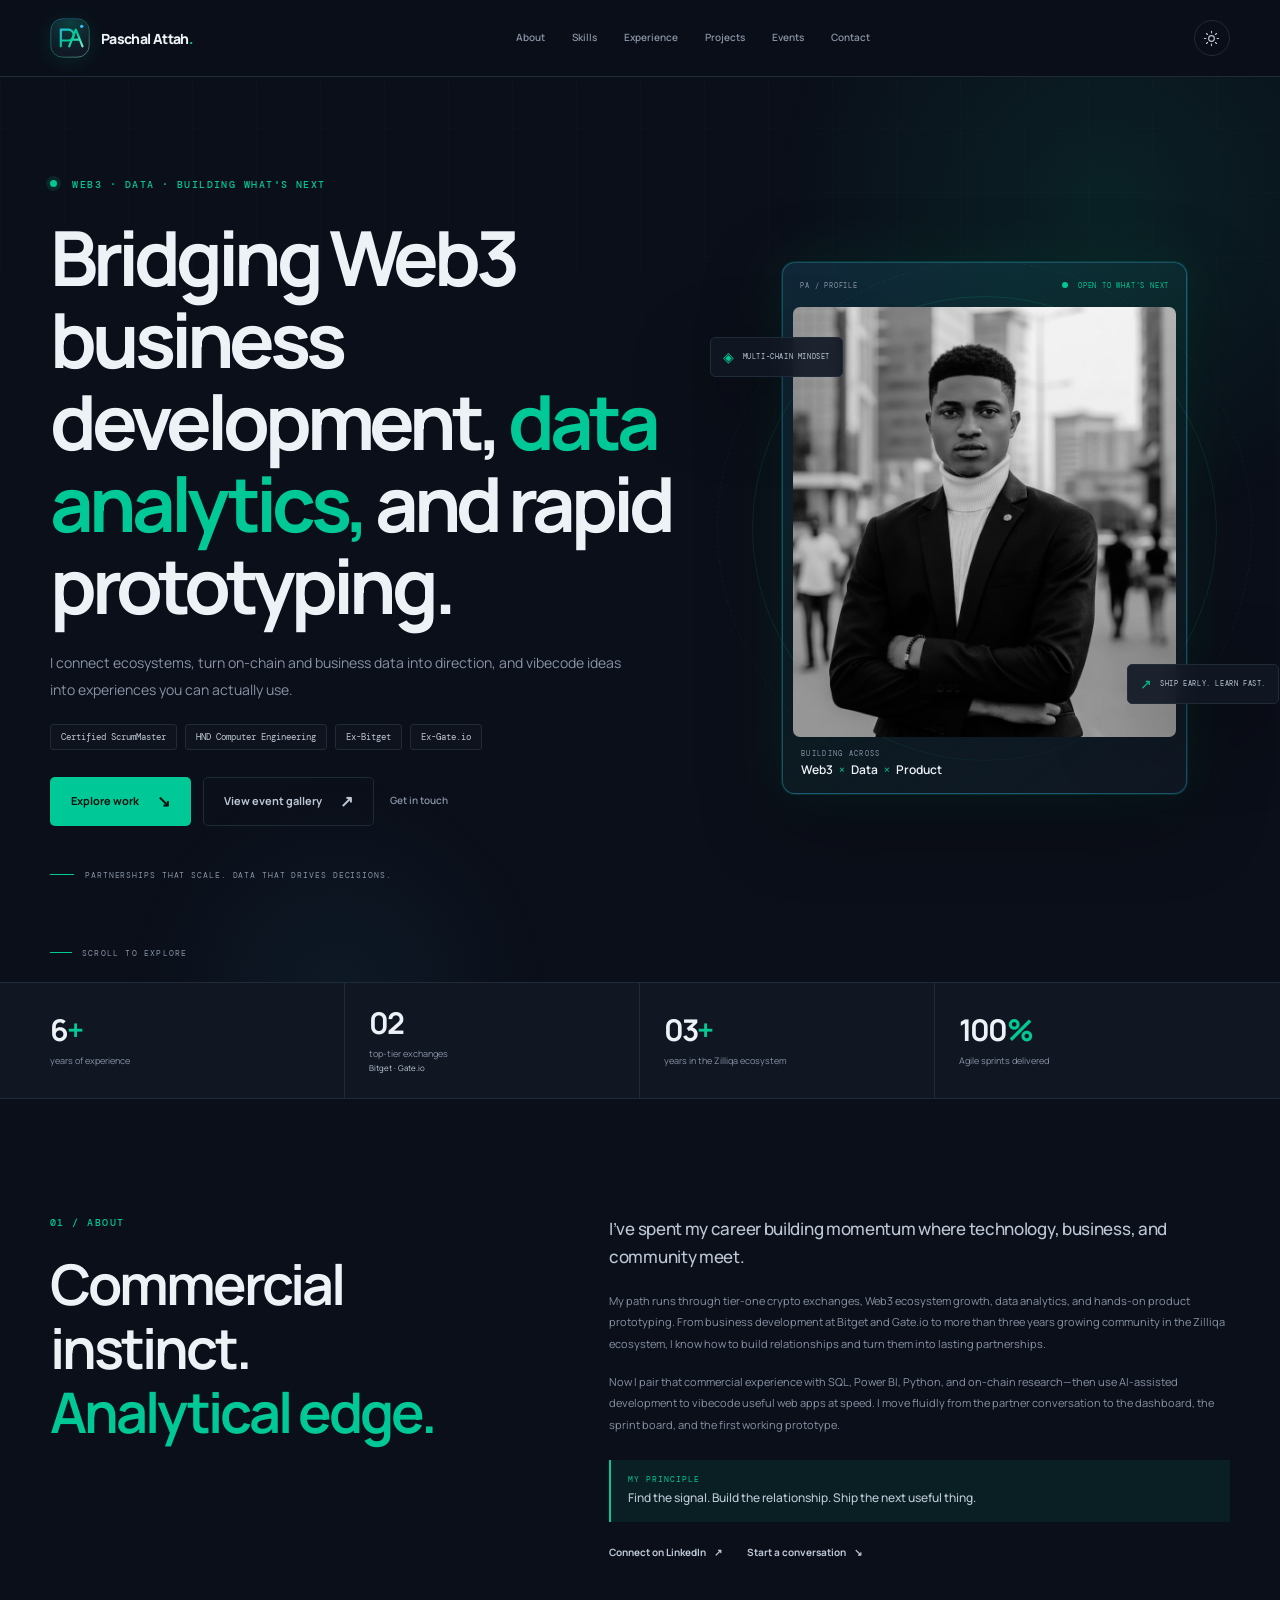
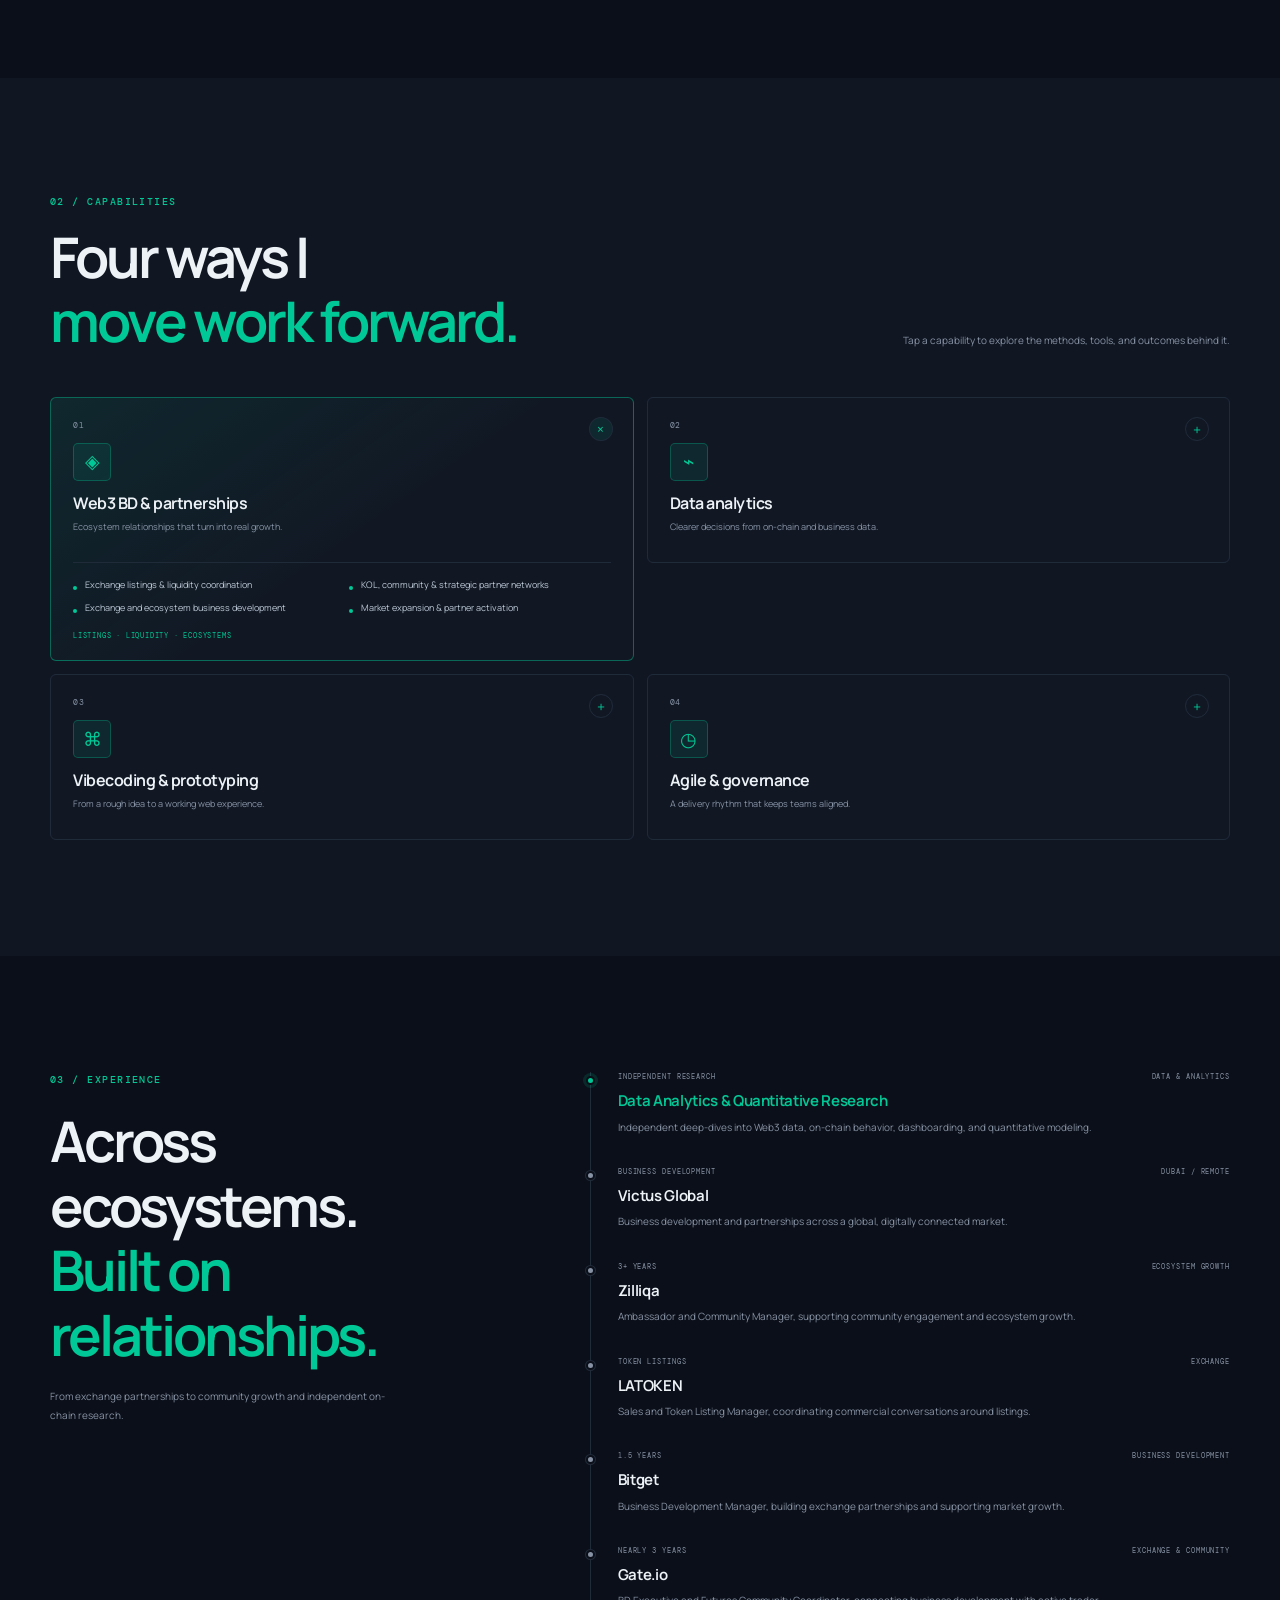
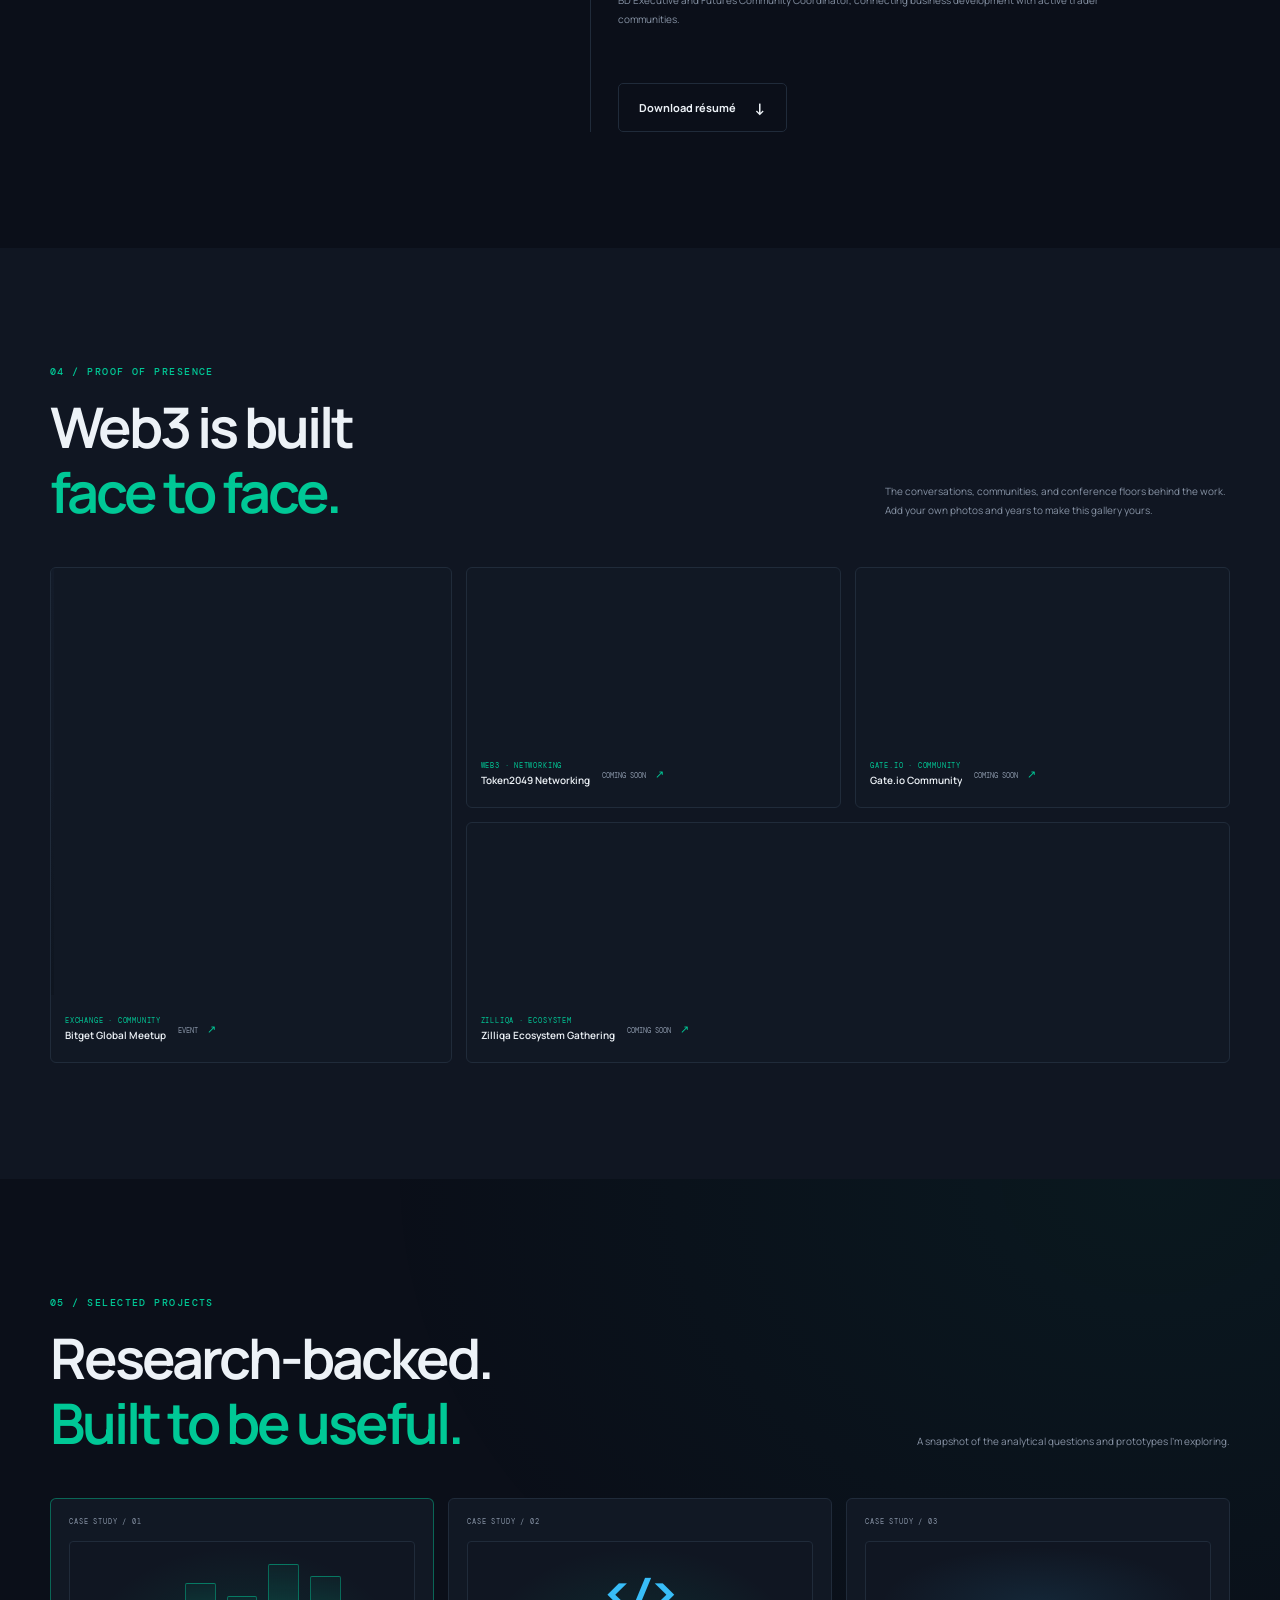
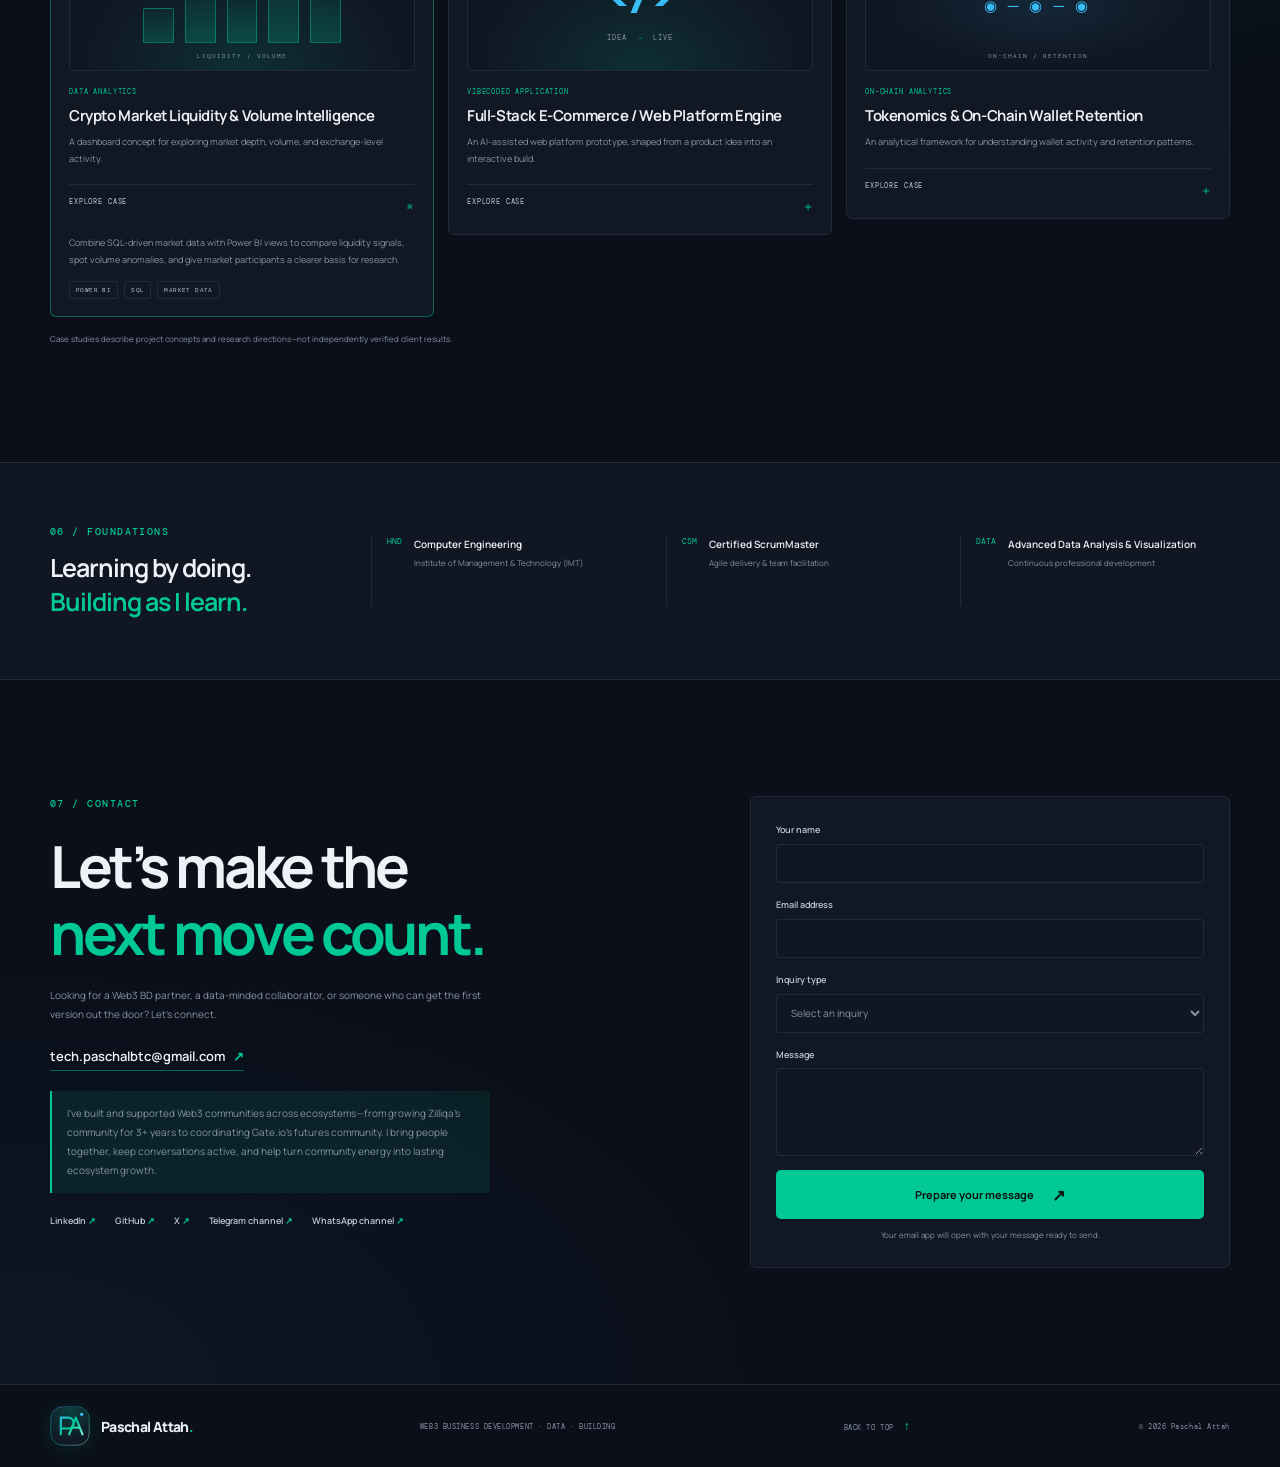
<file: index.html>
<!doctype html>
<html lang="en" data-theme="dark">
  <head>
    <meta charset="utf-8">
    <meta name="viewport" content="width=device-width, initial-scale=1">
    <meta name="theme-color" content="#0b0f19">
    <meta name="description" content="Paschal Attah bridges Web3 business development, data analytics, Agile delivery, and AI-assisted rapid prototyping.">
    <meta property="og:title" content="Paschal Attah — Web3, Data & Product">
    <meta property="og:description" content="Web3 Business Development Specialist | Data Analyst | Certified Scrum Master | Vibecoder">
    <meta property="og:type" content="website">
    <title>Paschal Attah — Web3, Data &amp; Product</title>
    <link rel="preconnect" href="https://fonts.googleapis.com">
    <link rel="preconnect" href="https://fonts.gstatic.com" crossorigin>
    <link href="https://fonts.googleapis.com/css2?family=DM+Mono:wght@400;500&family=Manrope:wght@400;500;600;700;800&display=swap" rel="stylesheet">
    <link rel="icon" href="favicon.svg" type="image/svg+xml">
    <link rel="stylesheet" href="styles.css">
    <script type="application/ld+json">
      {
        "@context": "https://schema.org",
        "@type": "Person",
        "name": "Paschal Attah",
        "jobTitle": "Web3 Business Development Specialist",
        "description": "Web3 business development specialist, data analyst, Certified Scrum Master, and vibecoder.",
        "email": "mailto:tech.paschalbtc@gmail.com",
        "sameAs": [
          "https://www.linkedin.com/in/paschal-attah-🟧-97b438206/",
          "https://github.com/Paschalbtc",
          "https://x.com/Web3_dad",
          "https://t.me/Web3_DadUpdates",
          "https://whatsapp.com/channel/0029VarPpzrC1Fu7b5O29X3v"
        ],
        "knowsAbout": [
          "Web3 business development",
          "Data analytics",
          "Scrum",
          "Blockchain",
          "Business intelligence",
          "AI-assisted prototyping"
        ]
      }
    </script>
    <script src="script.js" defer></script>
  </head>
  <body>
    <a class="skip-link" href="#main">Skip to content</a>

    <header class="site-header">
      <div class="container nav-wrap">
        <a class="wordmark" href="#home" aria-label="Paschal Attah, home">
          <img class="wordmark-mark" src="logo.svg" alt="" aria-hidden="true">
          <span>Paschal Attah<span class="wordmark-period">.</span></span>
        </a>
        <button class="menu-toggle" type="button" aria-expanded="false" aria-controls="primary-nav" aria-label="Open navigation">
          <span></span><span></span>
        </button>
        <nav class="primary-nav" id="primary-nav" aria-label="Main navigation">
          <a href="#about">About</a>
          <a href="#skills">Skills</a>
          <a href="#experience">Experience</a>
          <a href="#projects">Projects</a>
          <a href="#events">Events</a>
          <a href="#contact">Contact</a>
        </nav>
        <div class="header-actions">
          <button class="theme-toggle" id="theme-toggle" type="button" aria-label="Switch to light mode" aria-pressed="false">
            <svg class="theme-icon theme-icon-light" viewBox="0 0 24 24" aria-hidden="true"><circle cx="12" cy="12" r="4"></circle><path d="M12 2v2m0 16v2M4.93 4.93l1.42 1.42m11.3 11.3 1.42 1.42M2 12h2m16 0h2M4.93 19.07l1.42-1.42m11.3-11.3 1.42-1.42"></path></svg>
            <svg class="theme-icon theme-icon-dark" viewBox="0 0 24 24" aria-hidden="true"><path d="M20.2 15.5A8.3 8.3 0 0 1 8.5 3.8 8.5 8.5 0 1 0 20.2 15.5Z"></path></svg>
          </button>
        </div>
      </div>
    </header>

    <main id="main">
      <section class="hero" id="home">
        <div class="hero-grid container">
          <div class="hero-copy">
            <p class="eyebrow"><span class="live-dot"></span> WEB3 · DATA · BUILDING WHAT'S NEXT</p>
            <h1>Bridging Web3 business development, <span>data analytics,</span> and rapid prototyping.</h1>
            <p class="hero-intro">I connect ecosystems, turn on-chain and business data into direction, and vibecode ideas into experiences you can actually use.</p>
            <div class="credential-pills" aria-label="Credentials and experience">
              <span>Certified ScrumMaster</span>
              <span>HND Computer Engineering</span>
              <span>Ex-Bitget</span>
              <span>Ex-Gate.io</span>
            </div>
            <div class="hero-actions">
              <a class="button button-primary" href="#projects">Explore work <span aria-hidden="true">↘</span></a>
              <a class="button button-quiet" href="#events">View event gallery <span aria-hidden="true">↗</span></a>
              <a class="hero-contact-link" href="#contact">Get in touch</a>
            </div>
            <div class="hero-note"><span class="note-line"></span> PARTNERSHIPS THAT SCALE. DATA THAT DRIVES DECISIONS.</div>
          </div>
          <div class="hero-portrait">
            <div class="portrait-frame">
              <div class="portrait-frame-top"><span>PA / PROFILE</span><span><i></i> OPEN TO WHAT'S NEXT</span></div>
              <!-- Replace this src with your preferred headshot path. -->
              <img src="assets/images/MY%20Picture.jpeg" alt="Paschal Attah, Web3 business development specialist">
              <div class="portrait-caption"><span>BUILDING ACROSS</span><strong>Web3 <b>×</b> Data <b>×</b> Product</strong></div>
            </div>
            <span class="portrait-orbit orbit-a" aria-hidden="true"></span>
            <span class="portrait-orbit orbit-b" aria-hidden="true"></span>
            <span class="floating-label label-chain"><span class="label-icon">◈</span> MULTI-CHAIN MINDSET</span>
            <span class="floating-label label-build"><span class="label-icon">↗</span> SHIP EARLY. LEARN FAST.</span>
          </div>
        </div>
        <a class="scroll-cue" href="#signals"><span></span> SCROLL TO EXPLORE</a>
      </section>

      <section class="signals" id="signals" aria-label="Career highlights">
        <div class="container signal-grid">
          <article class="signal"><strong>6<span>+</span></strong><p>years of experience</p></article>
          <article class="signal"><strong>02</strong><p>top-tier exchanges <span>Bitget · Gate.io</span></p></article>
          <article class="signal"><strong>03<span>+</span></strong><p>years in the Zilliqa ecosystem</p></article>
          <article class="signal"><strong>100<span>%</span></strong><p>Agile sprints delivered</p></article>
        </div>
      </section>

      <section class="section-pad about-section" id="about">
        <div class="container about-grid">
          <div class="section-heading">
            <p class="eyebrow">01 / ABOUT</p>
            <h2>Commercial instinct.<br><span>Analytical edge.</span></h2>
          </div>
          <div class="about-copy">
            <p class="lead">I’ve spent my career building momentum where technology, business, and community meet.</p>
            <p>My path runs through tier-one crypto exchanges, Web3 ecosystem growth, data analytics, and hands-on product prototyping. From business development at Bitget and Gate.io to more than three years growing community in the Zilliqa ecosystem, I know how to build relationships and turn them into lasting partnerships.</p>
            <p>Now I pair that commercial experience with SQL, Power BI, Python, and on-chain research—then use AI-assisted development to vibecode useful web apps at speed. I move fluidly from the partner conversation to the dashboard, the sprint board, and the first working prototype.</p>
            <p class="about-principle"><span>MY PRINCIPLE</span>Find the signal. Build the relationship. Ship the next useful thing.</p>
            <div class="about-links">
              <a class="text-link" href="https://www.linkedin.com/in/paschal-attah-🟧-97b438206/" target="_blank" rel="noopener noreferrer">Connect on LinkedIn <span aria-hidden="true">↗</span></a>
              <a class="text-link" href="#contact">Start a conversation <span aria-hidden="true">↘</span></a>
            </div>
          </div>
        </div>
      </section>

      <section class="section-pad skills-section" id="skills">
        <div class="container">
          <div class="section-topline">
            <div class="section-heading">
              <p class="eyebrow">02 / CAPABILITIES</p>
              <h2>Four ways I<br><span>move work forward.</span></h2>
            </div>
            <p class="section-aside">Tap a capability to explore the methods, tools, and outcomes behind it.</p>
          </div>
          <div class="skill-grid">
            <details class="skill-card" open>
              <summary><span class="skill-number">01</span><span class="skill-icon" aria-hidden="true">◈</span><span class="skill-title">Web3 BD &amp; partnerships</span><span class="skill-summary">Ecosystem relationships that turn into real growth.</span><span class="skill-toggle" aria-hidden="true">+</span></summary>
              <div class="skill-details"><ul><li>Exchange listings &amp; liquidity coordination</li><li>KOL, community &amp; strategic partner networks</li><li>Exchange and ecosystem business development</li><li>Market expansion &amp; partner activation</li></ul><p>LISTINGS · LIQUIDITY · ECOSYSTEMS</p></div>
            </details>
            <details class="skill-card">
              <summary><span class="skill-number">02</span><span class="skill-icon" aria-hidden="true">⌁</span><span class="skill-title">Data analytics</span><span class="skill-summary">Clearer decisions from on-chain and business data.</span><span class="skill-toggle" aria-hidden="true">+</span></summary>
              <div class="skill-details"><ul><li>SQL, Power BI &amp; Python analytics</li><li>Dune Analytics &amp; on-chain research</li><li>Data modeling, KPIs &amp; performance dashboards</li><li>Quantitative analysis &amp; actionable reporting</li></ul><p>SQL · POWER BI · PYTHON · DUNE</p></div>
            </details>
            <details class="skill-card">
              <summary><span class="skill-number">03</span><span class="skill-icon" aria-hidden="true">⌘</span><span class="skill-title">Vibecoding &amp; prototyping</span><span class="skill-summary">From a rough idea to a working web experience.</span><span class="skill-toggle" aria-hidden="true">+</span></summary>
              <div class="skill-details"><ul><li>HTML, CSS, JavaScript &amp; Tailwind</li><li>AI-assisted coding and rapid iteration</li><li>Responsive web apps &amp; interface prototyping</li><li>Fast feedback loops, usable early builds</li></ul><p>PROTOTYPE · TEST · ITERATE</p></div>
            </details>
            <details class="skill-card">
              <summary><span class="skill-number">04</span><span class="skill-icon" aria-hidden="true">◷</span><span class="skill-title">Agile &amp; governance</span><span class="skill-summary">A delivery rhythm that keeps teams aligned.</span><span class="skill-toggle" aria-hidden="true">+</span></summary>
              <div class="skill-details"><ul><li>Certified ScrumMaster (CSM)</li><li>Jira, sprint planning &amp; facilitation</li><li>Backlog grooming and prioritization</li><li>Stakeholder alignment &amp; delivery tracking</li></ul><p>CLARITY · CADENCE · DELIVERY</p></div>
            </details>
          </div>
        </div>
      </section>

      <section class="section-pad experience-section" id="experience">
        <div class="container experience-grid">
          <div class="section-heading experience-heading">
            <p class="eyebrow">03 / EXPERIENCE</p>
            <h2>Across ecosystems.<br><span>Built on relationships.</span></h2>
            <p class="section-aside">From exchange partnerships to community growth and independent on-chain research.</p>
          </div>
          <div class="timeline">
            <article class="timeline-item timeline-current"><span class="timeline-dot"></span><div class="timeline-meta"><span>INDEPENDENT RESEARCH</span><span>DATA &amp; ANALYTICS</span></div><h3>Data Analytics &amp; Quantitative Research</h3><p>Independent deep-dives into Web3 data, on-chain behavior, dashboarding, and quantitative modeling.</p></article>
            <article class="timeline-item"><span class="timeline-dot"></span><div class="timeline-meta"><span>BUSINESS DEVELOPMENT</span><span>DUBAI / REMOTE</span></div><h3>Victus Global</h3><p>Business development and partnerships across a global, digitally connected market.</p></article>
            <article class="timeline-item"><span class="timeline-dot"></span><div class="timeline-meta"><span>3+ YEARS</span><span>ECOSYSTEM GROWTH</span></div><h3>Zilliqa</h3><p>Ambassador and Community Manager, supporting community engagement and ecosystem growth.</p></article>
            <article class="timeline-item"><span class="timeline-dot"></span><div class="timeline-meta"><span>TOKEN LISTINGS</span><span>EXCHANGE</span></div><h3>LATOKEN</h3><p>Sales and Token Listing Manager, coordinating commercial conversations around listings.</p></article>
            <article class="timeline-item"><span class="timeline-dot"></span><div class="timeline-meta"><span>1.5 YEARS</span><span>BUSINESS DEVELOPMENT</span></div><h3>Bitget</h3><p>Business Development Manager, building exchange partnerships and supporting market growth.</p></article>
            <article class="timeline-item"><span class="timeline-dot"></span><div class="timeline-meta"><span>NEARLY 3 YEARS</span><span>EXCHANGE &amp; COMMUNITY</span></div><h3>Gate.io</h3><p>BD Executive and Futures Community Coordinator, connecting business development with active trader communities.</p></article>
            <a class="button button-outline resume-cta" href="resume.html">Download résumé <span aria-hidden="true">↓</span></a>
          </div>
        </div>
      </section>

      <section class="section-pad events-section" id="events">
        <div class="container">
          <div class="section-topline">
            <div class="section-heading">
              <p class="eyebrow">04 / PROOF OF PRESENCE</p>
              <h2>Web3 is built<br><span>face to face.</span></h2>
            </div>
            <p class="section-aside">The conversations, communities, and conference floors behind the work. Add your own photos and years to make this gallery yours.</p>
          </div>
          <div class="gallery-grid">
            <button class="gallery-card gallery-card-tall gallery-bitget" type="button" data-gallery-image="assets/images/bitget.jpeg" data-gallery-alt="Paschal at a Bitget event" data-gallery-title="Bitget Global Meetup" data-gallery-tag="EXCHANGE · COMMUNITY" data-gallery-year="ADD YEAR">
              <span class="gallery-image-frame gallery-image-pair">
                <span class="gallery-pair-shot"><img src="assets/images/bitget.jpeg" alt="Paschal at a Bitget event" loading="lazy"><span>01</span></span>
                <span class="gallery-pair-shot"><img src="assets/images/bitget2.jpeg" alt="Paschal with the Bitget community" loading="lazy"><span>02</span></span>
                <span class="image-placeholder" aria-hidden="true"><b>BITGET</b><span>YOUR EVENT MOMENT</span></span>
              </span>
              <span class="gallery-caption"><span><small>EXCHANGE · COMMUNITY</small><strong>Bitget Global Meetup</strong></span><span class="gallery-year">EVENT <i>↗</i></span></span>
            </button>
            <button class="gallery-card gallery-coming-soon" type="button" data-gallery-title="Token2049 Networking" data-gallery-tag="WEB3 · NETWORKING" data-gallery-year="COMING SOON">
              <span class="gallery-image-frame"><span class="image-placeholder" aria-hidden="true"><b>TOKEN2049</b><span>COMING SOON</span></span></span>
              <span class="gallery-caption"><span><small>WEB3 · NETWORKING</small><strong>Token2049 Networking</strong></span><span class="gallery-year">COMING SOON <i>↗</i></span></span>
            </button>
            <button class="gallery-card gallery-coming-soon" type="button" data-gallery-title="Gate.io Community" data-gallery-tag="GATE.IO · COMMUNITY" data-gallery-year="COMING SOON">
              <span class="gallery-image-frame"><span class="image-placeholder" aria-hidden="true"><b>GATE.IO</b><span>COMING SOON</span></span></span>
              <span class="gallery-caption"><span><small>GATE.IO · COMMUNITY</small><strong>Gate.io Community</strong></span><span class="gallery-year">COMING SOON <i>↗</i></span></span>
            </button>
            <button class="gallery-card gallery-card-wide gallery-coming-soon" type="button" data-gallery-title="Zilliqa Ecosystem Gathering" data-gallery-tag="ZILLIQA · ECOSYSTEM" data-gallery-year="COMING SOON">
              <span class="gallery-image-frame"><span class="image-placeholder" aria-hidden="true"><b>ZILLIQA</b><span>COMING SOON</span></span></span>
              <span class="gallery-caption"><span><small>ZILLIQA · ECOSYSTEM</small><strong>Zilliqa Ecosystem Gathering</strong></span><span class="gallery-year">COMING SOON <i>↗</i></span></span>
            </button>
          </div>
        </div>
      </section>

      <section class="section-pad projects-section" id="projects">
        <div class="container">
          <div class="section-topline">
            <div class="section-heading">
              <p class="eyebrow">05 / SELECTED PROJECTS</p>
              <h2>Research-backed.<br><span>Built to be useful.</span></h2>
            </div>
            <p class="section-aside">A snapshot of the analytical questions and prototypes I’m exploring.</p>
          </div>
          <div class="project-grid">
            <details class="project-card" open>
              <summary><span class="project-index">CASE STUDY / 01</span><span class="project-art art-market" aria-hidden="true"><i></i><i></i><i></i><i></i><i></i><b>LIQUIDITY / VOLUME</b></span><span class="project-kind">DATA ANALYTICS</span><span class="project-title">Crypto Market Liquidity &amp; Volume Intelligence</span><span class="project-desc">A dashboard concept for exploring market depth, volume, and exchange-level activity.</span><span class="project-more">EXPLORE CASE <b>+</b></span></summary>
              <div class="project-expanded"><p>Combine SQL-driven market data with Power BI views to compare liquidity signals, spot volume anomalies, and give market participants a clearer basis for research.</p><div class="project-tags"><span>POWER BI</span><span>SQL</span><span>MARKET DATA</span></div></div>
            </details>
            <details class="project-card">
              <summary><span class="project-index">CASE STUDY / 02</span><span class="project-art art-build" aria-hidden="true"><b>&lt;/&gt;</b><i>IDEA <span>→</span> LIVE</i></span><span class="project-kind">VIBECODED APPLICATION</span><span class="project-title">Full-Stack E-Commerce / Web Platform Engine</span><span class="project-desc">An AI-assisted web platform prototype, shaped from a product idea into an interactive build.</span><span class="project-more">EXPLORE CASE <b>+</b></span></summary>
              <div class="project-expanded"><p>A rapid-prototyping case study focused on responsive interfaces, practical product flows, and tight iteration loops from first prompt through working web experience.</p><div class="project-tags"><span>HTML / CSS</span><span>JAVASCRIPT</span><span>AI-ASSISTED</span></div></div>
            </details>
            <details class="project-card">
              <summary><span class="project-index">CASE STUDY / 03</span><span class="project-art art-chain" aria-hidden="true"><span>◉ ─ ◉ ─ ◉</span><b>ON-CHAIN / RETENTION</b></span><span class="project-kind">ON-CHAIN ANALYTICS</span><span class="project-title">Tokenomics &amp; On-Chain Wallet Retention</span><span class="project-desc">An analytical framework for understanding wallet activity and retention patterns.</span><span class="project-more">EXPLORE CASE <b>+</b></span></summary>
              <div class="project-expanded"><p>Use on-chain activity and cohort-based analysis to examine wallet retention, behavior over time, and how tokenomics relate to ecosystem engagement.</p><div class="project-tags"><span>DUNE ANALYTICS</span><span>PYTHON</span><span>DATA MODELING</span></div></div>
            </details>
          </div>
          <p class="project-note">Case studies describe project concepts and research directions—not independently verified client results.</p>
        </div>
      </section>

      <section class="education-section" id="education">
        <div class="container education-grid">
          <div><p class="eyebrow">06 / FOUNDATIONS</p><h2>Learning by doing.<br><span>Building as I learn.</span></h2></div>
          <article class="education-entry"><span>HND</span><div><h3>Computer Engineering</h3><p>Institute of Management &amp; Technology (IMT)</p></div></article>
          <article class="education-entry"><span>CSM</span><div><h3>Certified ScrumMaster</h3><p>Agile delivery &amp; team facilitation</p></div></article>
          <article class="education-entry"><span>DATA</span><div><h3>Advanced Data Analysis &amp; Visualization</h3><p>Continuous professional development</p></div></article>
        </div>
      </section>

      <section class="section-pad contact-section" id="contact">
        <div class="container contact-grid">
          <div class="contact-copy">
            <p class="eyebrow">07 / CONTACT</p>
            <h2>Let’s make the<br><span>next move count.</span></h2>
            <p>Looking for a Web3 BD partner, a data-minded collaborator, or someone who can get the first version out the door? Let's connect.</p>
            <a class="contact-email" href="mailto:tech.paschalbtc@gmail.com">tech.paschalbtc@gmail.com <span aria-hidden="true">↗</span></a>
            <p class="community-proof">I’ve built and supported Web3 communities across ecosystems—from growing Zilliqa’s community for 3+ years to coordinating Gate.io’s futures community. I bring people together, keep conversations active, and help turn community energy into lasting ecosystem growth.</p>
            <div class="social-links">
              <a href="https://www.linkedin.com/in/paschal-attah-🟧-97b438206/" target="_blank" rel="noopener noreferrer">LinkedIn <span aria-hidden="true">↗</span></a>
              <a href="https://github.com/Paschalbtc" target="_blank" rel="noopener noreferrer">GitHub <span aria-hidden="true">↗</span></a>
              <a href="https://x.com/Web3_dad" target="_blank" rel="noopener noreferrer">X <span aria-hidden="true">↗</span></a>
              <a href="https://t.me/Web3_DadUpdates" target="_blank" rel="noopener noreferrer">Telegram channel <span aria-hidden="true">↗</span></a>
              <a href="https://whatsapp.com/channel/0029VarPpzrC1Fu7b5O29X3v" target="_blank" rel="noopener noreferrer">WhatsApp channel <span aria-hidden="true">↗</span></a>
            </div>
          </div>
          <form class="contact-form" id="contact-form">
            <div class="form-row"><label for="name">Your name</label><input id="name" name="name" autocomplete="name" required></div>
            <div class="form-row"><label for="email">Email address</label><input id="email" name="email" type="email" autocomplete="email" required></div>
            <div class="form-row"><label for="inquiry-type">Inquiry type</label><select id="inquiry-type" name="inquiryType" required><option value="" disabled selected>Select an inquiry</option><option>Business development &amp; partnerships</option><option>Data analytics &amp; research</option><option>Product prototype / vibecoding</option><option>Agile &amp; delivery</option><option>Other</option></select></div>
            <div class="form-row"><label for="message">Message</label><textarea id="message" name="message" rows="4" required></textarea></div>
            <button class="button button-primary form-submit" type="submit">Prepare your message <span aria-hidden="true">↗</span></button>
            <p class="form-note" id="form-note" aria-live="polite">Your email app will open with your message ready to send.</p>
          </form>
        </div>
      </section>
    </main>

    <dialog class="lightbox" id="gallery-lightbox" aria-label="Event photo preview">
      <button class="lightbox-close" type="button" aria-label="Close photo preview">×</button>
      <div class="lightbox-placeholder" aria-hidden="true">YOUR EVENT PHOTO WILL APPEAR HERE</div>
      <img class="lightbox-image" alt="">
      <div class="lightbox-caption"><span><small></small><strong></strong></span><span class="lightbox-year"></span></div>
    </dialog>

    <footer class="site-footer">
      <div class="container footer-inner">
        <a class="wordmark" href="#home" aria-label="Paschal Attah, back to top"><img class="wordmark-mark" src="logo.svg" alt="" aria-hidden="true"><span>Paschal Attah<span class="wordmark-period">.</span></span></a>
        <p>WEB3 BUSINESS DEVELOPMENT · DATA · BUILDING</p>
        <a class="back-top" href="#home">BACK TO TOP <span aria-hidden="true">↑</span></a>
        <span class="footer-copyright">© <span id="year">2026</span> Paschal Attah</span>
      </div>
    </footer>
  </body>
</html>
</file>
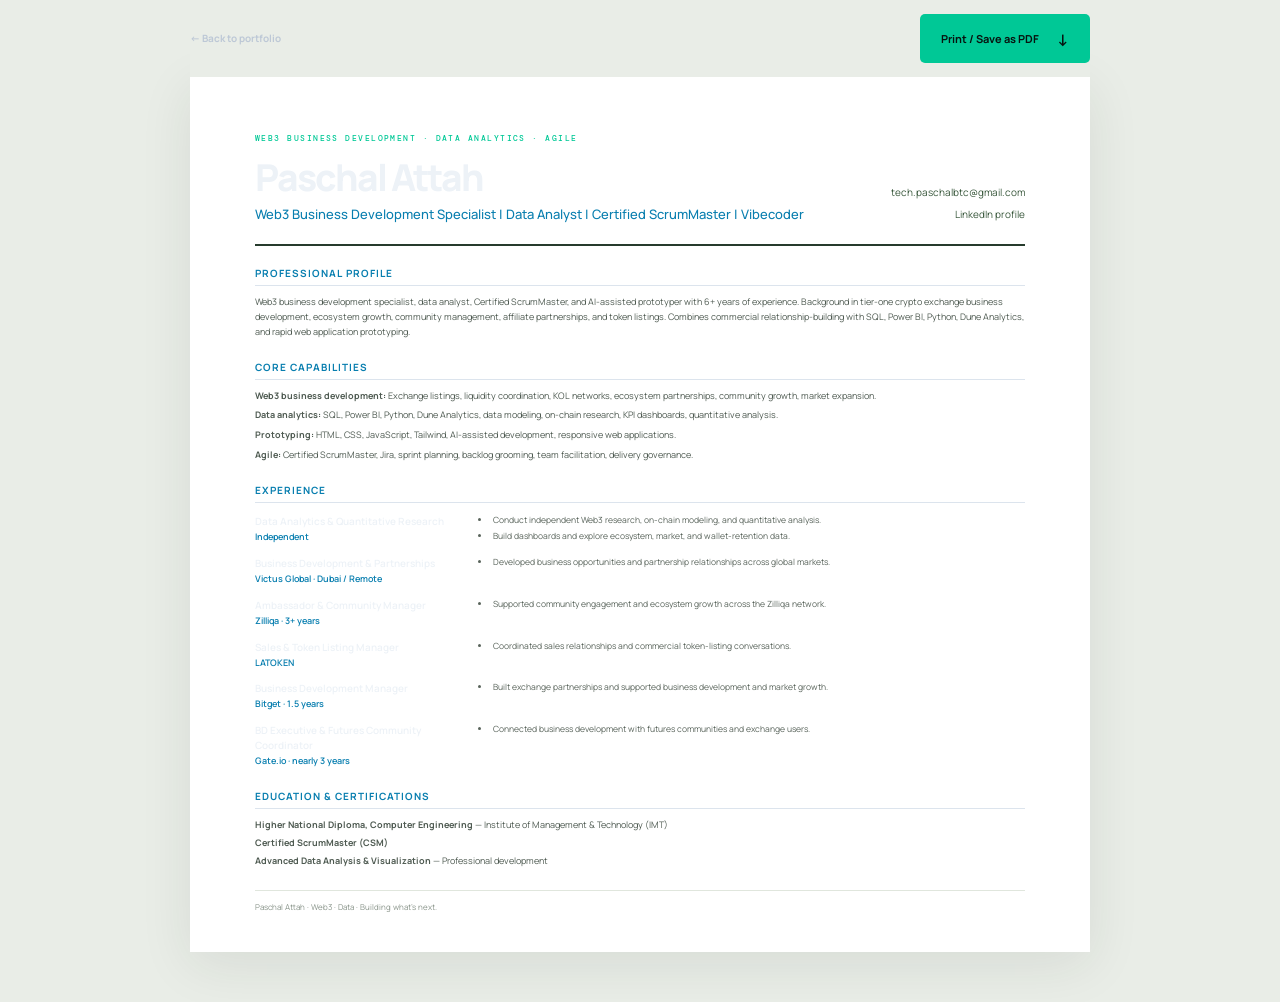
<file: resume.html>
<!doctype html>
<html lang="en">
  <head>
    <meta charset="utf-8">
    <meta name="viewport" content="width=device-width, initial-scale=1">
    <meta name="robots" content="noindex">
    <title>Paschal Attah — Résumé</title>
    <link rel="preconnect" href="https://fonts.googleapis.com">
    <link rel="preconnect" href="https://fonts.gstatic.com" crossorigin>
    <link href="https://fonts.googleapis.com/css2?family=DM+Mono:wght@400;500&family=Manrope:wght@400;500;600;700;800&display=swap" rel="stylesheet">
    <link rel="stylesheet" href="styles.css">
    <link rel="stylesheet" href="resume.css">
  </head>
  <body class="resume-page">
    <header class="resume-toolbar">
      <a class="text-link" href="index.html">← Back to portfolio</a>
      <button class="button button-primary" type="button" onclick="window.print()">Print / Save as PDF <span aria-hidden="true">↓</span></button>
    </header>
    <main class="resume-sheet">
      <header class="resume-header">
        <div>
          <p class="eyebrow">WEB3 BUSINESS DEVELOPMENT · DATA ANALYTICS · AGILE</p>
          <h1>Paschal Attah</h1>
          <p class="resume-role">Web3 Business Development Specialist | Data Analyst | Certified ScrumMaster | Vibecoder</p>
        </div>
        <div class="resume-contact">
          <a href="mailto:tech.paschalbtc@gmail.com">tech.paschalbtc@gmail.com</a>
          <a href="https://www.linkedin.com/in/paschal-attah-🟧-97b438206/" target="_blank" rel="noopener noreferrer">LinkedIn profile</a>
        </div>
      </header>
      <section class="resume-section">
        <h2>Professional profile</h2>
        <p>Web3 business development specialist, data analyst, Certified ScrumMaster, and AI-assisted prototyper with 6+ years of experience. Background in tier-one crypto exchange business development, ecosystem growth, community management, affiliate partnerships, and token listings. Combines commercial relationship-building with SQL, Power BI, Python, Dune Analytics, and rapid web application prototyping.</p>
      </section>
      <section class="resume-section">
        <h2>Core capabilities</h2>
        <p><strong>Web3 business development:</strong> Exchange listings, liquidity coordination, KOL networks, ecosystem partnerships, community growth, market expansion.</p>
        <p><strong>Data analytics:</strong> SQL, Power BI, Python, Dune Analytics, data modeling, on-chain research, KPI dashboards, quantitative analysis.</p>
        <p><strong>Prototyping:</strong> HTML, CSS, JavaScript, Tailwind, AI-assisted development, responsive web applications.</p>
        <p><strong>Agile:</strong> Certified ScrumMaster, Jira, sprint planning, backlog grooming, team facilitation, delivery governance.</p>
      </section>
      <section class="resume-section">
        <h2>Experience</h2>
        <article class="resume-role-entry"><div><h3>Data Analytics &amp; Quantitative Research</h3><span>Independent</span></div><ul><li>Conduct independent Web3 research, on-chain modeling, and quantitative analysis.</li><li>Build dashboards and explore ecosystem, market, and wallet-retention data.</li></ul></article>
        <article class="resume-role-entry"><div><h3>Business Development &amp; Partnerships</h3><span>Victus Global · Dubai / Remote</span></div><ul><li>Developed business opportunities and partnership relationships across global markets.</li></ul></article>
        <article class="resume-role-entry"><div><h3>Ambassador &amp; Community Manager</h3><span>Zilliqa · 3+ years</span></div><ul><li>Supported community engagement and ecosystem growth across the Zilliqa network.</li></ul></article>
        <article class="resume-role-entry"><div><h3>Sales &amp; Token Listing Manager</h3><span>LATOKEN</span></div><ul><li>Coordinated sales relationships and commercial token-listing conversations.</li></ul></article>
        <article class="resume-role-entry"><div><h3>Business Development Manager</h3><span>Bitget · 1.5 years</span></div><ul><li>Built exchange partnerships and supported business development and market growth.</li></ul></article>
        <article class="resume-role-entry"><div><h3>BD Executive &amp; Futures Community Coordinator</h3><span>Gate.io · nearly 3 years</span></div><ul><li>Connected business development with futures communities and exchange users.</li></ul></article>
      </section>
      <section class="resume-section education-resume">
        <h2>Education &amp; certifications</h2>
        <p><strong>Higher National Diploma, Computer Engineering</strong> — Institute of Management &amp; Technology (IMT)</p>
        <p><strong>Certified ScrumMaster (CSM)</strong></p>
        <p><strong>Advanced Data Analysis &amp; Visualization</strong> — Professional development</p>
      </section>
      <footer class="resume-footer">Paschal Attah · Web3 · Data · Building what’s next.</footer>
    </main>
  </body>
</html>
</file>
<file: styles.css>
:root {
  color-scheme: dark;
  --bg: #0b0f19;
  --bg-raised: #101622;
  --bg-soft: #131b29;
  --card: #111824;
  --card-hover: #162131;
  --ink: #edf2f7;
  --ink-soft: #bdc8d6;
  --muted: #8793a5;
  --line: #202b3a;
  --accent: #00c896;
  --accent-2: #38bdf8;
  --accent-wash: rgb(0 200 150 / 9%);
  --shadow: 0 24px 80px rgb(0 0 0 / 34%);
  --font-heading: "Manrope", sans-serif;
  --font-body: "Manrope", sans-serif;
  --font-mono: "DM Mono", monospace;
  --container: 1180px;
}

html[data-theme="light"] {
  color-scheme: light;
  --bg: #f4f7fa;
  --bg-raised: #edf2f7;
  --bg-soft: #e7edf4;
  --card: #fff;
  --card-hover: #f5f9fc;
  --ink: #101827;
  --ink-soft: #344254;
  --muted: #687789;
  --line: #dce4ed;
  --accent: #008f70;
  --accent-2: #087eaf;
  --accent-wash: rgb(0 143 112 / 8%);
  --shadow: 0 24px 80px rgb(22 42 65 / 12%);
}

* { box-sizing: border-box; }
html { scroll-behavior: smooth; scroll-padding-top: 96px; }
body { margin: 0; background: var(--bg); color: var(--ink); font: 400 14px/1.75 var(--font-body); -webkit-font-smoothing: antialiased; transition: background .25s, color .25s; }
body::before { position: fixed; z-index: -1; inset: 0; background-image: linear-gradient(rgb(255 255 255 / 1.5%) 1px, transparent 1px), linear-gradient(90deg, rgb(255 255 255 / 1.5%) 1px, transparent 1px); background-size: 64px 64px; content: ""; mask-image: linear-gradient(to bottom, #000 0, transparent 80%); pointer-events: none; }
html[data-theme="light"] body::before { background-image: linear-gradient(rgb(14 32 50 / 3%) 1px, transparent 1px), linear-gradient(90deg, rgb(14 32 50 / 3%) 1px, transparent 1px); }
a { color: inherit; }
button, input, select, textarea { font: inherit; }
button { color: inherit; }
a:focus-visible, button:focus-visible, summary:focus-visible, input:focus-visible, select:focus-visible, textarea:focus-visible { outline: 2px solid var(--accent-2); outline-offset: 3px; }
::selection { background: var(--accent); color: #06100d; }
.container { width: min(var(--container), calc(100% - 64px)); margin-inline: auto; }
.section-pad { padding-block: 116px; }
.skip-link { position: fixed; z-index: 30; top: 12px; left: 12px; padding: 10px 16px; transform: translateY(-150%); background: var(--ink); color: var(--bg); }
.skip-link:focus { transform: translateY(0); }
.eyebrow { margin: 0 0 22px; color: var(--accent); font: 500 10px/1.5 var(--font-mono); letter-spacing: 1.45px; }
.site-header { position: sticky; z-index: 15; top: 0; border-bottom: 1px solid var(--line); background: color-mix(in srgb, var(--bg) 87%, transparent); backdrop-filter: blur(18px); }
.nav-wrap { display: flex; min-height: 76px; align-items: center; justify-content: space-between; gap: 22px; }
.wordmark { display: inline-flex; flex: 0 0 auto; align-items: center; gap: 11px; font: 800 14px var(--font-heading); letter-spacing: -.65px; text-decoration: none; }
.wordmark-mark { display: block; width: 40px; height: 40px; filter: drop-shadow(0 3px 10px rgb(0 200 150 / 13%)); transition: filter .2s, transform .2s; }
.wordmark:hover .wordmark-mark { transform: translateY(-1px); filter: drop-shadow(0 0 12px rgb(0 200 150 / 33%)); }
.wordmark-period { color: var(--accent); }
.primary-nav { display: flex; align-items: center; justify-content: center; gap: clamp(13px, 2.2vw, 27px); }
.primary-nav a { color: var(--muted); font-size: 10px; font-weight: 600; text-decoration: none; transition: color .2s; }
.primary-nav a:hover, .primary-nav a:focus-visible { color: var(--accent); }
.header-actions { display: flex; flex: 0 0 auto; align-items: center; gap: 12px; }
.theme-toggle { display: grid; width: 36px; height: 36px; place-items: center; border: 1px solid var(--line); border-radius: 50%; background: transparent; cursor: pointer; transition: border-color .2s, background .2s; }
.theme-toggle:hover { border-color: var(--accent); background: var(--accent-wash); }
.theme-icon { width: 17px; height: 17px; fill: none; stroke: var(--ink-soft); stroke-linecap: round; stroke-linejoin: round; stroke-width: 1.6; }
.theme-icon-dark { display: none; }
html[data-theme="light"] .theme-icon-light { display: none; }
html[data-theme="light"] .theme-icon-dark { display: block; }
.button { display: inline-flex; min-height: 49px; align-items: center; justify-content: center; gap: 18px; padding: 0 20px; border: 1px solid transparent; border-radius: 5px; font-size: 11px; font-weight: 700; text-decoration: none; transition: transform .2s, background .2s, border-color .2s; cursor: pointer; }
.button:hover { transform: translateY(-2px); }
.button span { font-size: 16px; }
.button-small { min-height: 36px; padding: 0 12px; gap: 9px; font-size: 9px; }
.button-primary { background: var(--accent); color: #07130f; }
.button-primary:hover { background: #22e4b5; }
.button-outline { border-color: var(--line); color: var(--ink); }
.button-outline:hover { border-color: var(--accent); background: var(--accent-wash); }
.menu-toggle { display: none; }

.hero { position: relative; overflow: hidden; padding-block: 100px 102px; }
.hero::before { position: absolute; top: -220px; right: -170px; width: 690px; height: 690px; border-radius: 50%; background: radial-gradient(circle, rgb(0 200 150 / 10%), transparent 68%); content: ""; pointer-events: none; }
.hero::after { position: absolute; bottom: -210px; left: 8%; width: 470px; height: 410px; border-radius: 50%; background: radial-gradient(circle, rgb(56 189 248 / 6%), transparent 68%); content: ""; pointer-events: none; }
.hero-grid { position: relative; z-index: 1; display: grid; grid-template-columns: 1.12fr .88fr; align-items: center; gap: 65px; }
.hero-copy { position: relative; z-index: 2; }
.hero-copy .eyebrow { margin-bottom: 24px; }
.live-dot { display: inline-block; width: 7px; height: 7px; margin-right: 8px; border-radius: 50%; background: var(--accent); box-shadow: 0 0 0 4px rgb(0 200 150 / 13%); vertical-align: 1px; }
.hero h1 { max-width: 710px; margin: 0; font: 700 clamp(46px, 6vw, 76px)/1.08 var(--font-heading); letter-spacing: -5px; }
.hero h1 span { color: var(--accent); }
.hero-intro { max-width: 575px; margin: 24px 0 20px; color: var(--muted); font-size: 14px; line-height: 1.9; }
.credential-pills { display: flex; flex-wrap: wrap; gap: 8px; }
.credential-pills span { padding: 6px 10px; border: 1px solid var(--line); border-radius: 3px; background: rgb(255 255 255 / 2%); color: var(--ink-soft); font: 400 9px var(--font-mono); }
.hero-actions { display: flex; flex-wrap: wrap; align-items: center; gap: 12px; margin-top: 27px; }
.button-quiet { min-height: 49px; border-color: var(--line); color: var(--ink-soft); }
.button-quiet:hover { border-color: var(--accent); color: var(--accent); }
.hero-contact-link { padding: 10px 4px; color: var(--muted); font-size: 10px; font-weight: 600; text-decoration: none; }
.hero-contact-link:hover { color: var(--accent); }
.hero-note { display: flex; align-items: center; gap: 11px; margin-top: 44px; color: var(--muted); font: 400 8px var(--font-mono); letter-spacing: .9px; }
.note-line { width: 24px; height: 1px; background: var(--accent); }
.hero-portrait { position: relative; display: grid; min-height: 525px; place-items: center; }
.portrait-frame { position: relative; z-index: 2; width: min(100%, 405px); overflow: hidden; padding: 10px; border: 1px solid rgb(56 189 248 / 32%); border-radius: 13px; background: linear-gradient(145deg, rgb(56 189 248 / 14%), rgb(0 200 150 / 7%) 45%, var(--card) 100%); box-shadow: 0 0 0 1px rgb(0 200 150 / 16%), 0 0 52px rgb(0 200 150 / 10%), var(--shadow); }
.portrait-frame-top { display: flex; min-height: 34px; align-items: center; justify-content: space-between; gap: 12px; padding: 0 7px 9px; color: var(--muted); font: 400 7px var(--font-mono); letter-spacing: .8px; }
.portrait-frame-top span:last-child { color: var(--accent); }
.portrait-frame-top i { display: inline-block; width: 6px; height: 6px; margin-right: 5px; border-radius: 50%; background: var(--accent); }
.portrait-frame > img { display: block; width: 100%; height: 430px; border-radius: 7px; object-fit: cover; object-position: 50% 34%; }
.portrait-caption { display: flex; flex-direction: column; gap: 3px; padding: 12px 8px 5px; }
.portrait-caption > span { color: var(--muted); font: 400 7px var(--font-mono); letter-spacing: 1.3px; }
.portrait-caption strong { font: 600 12px var(--font-heading); }
.portrait-caption b { padding-inline: 4px; color: var(--accent); font-weight: 400; }
.portrait-orbit { position: absolute; border: 1px solid rgb(0 200 150 / 15%); border-radius: 50%; }
.orbit-a { width: 465px; height: 465px; }
.orbit-b { width: 535px; height: 535px; border-style: dashed; opacity: .55; }
.floating-label { position: absolute; z-index: 3; display: flex; align-items: center; gap: 8px; padding: 10px 12px; border: 1px solid var(--line); border-radius: 5px; background: color-mix(in srgb, var(--card) 91%, transparent); box-shadow: var(--shadow); color: var(--ink-soft); font: 400 7px var(--font-mono); letter-spacing: .6px; backdrop-filter: blur(10px); }
.label-icon { color: var(--accent); font-size: 14px; }
.label-chain { top: 14%; left: -6%; }
.label-build { right: -10%; bottom: 17%; }
.scroll-cue { position: absolute; bottom: 24px; left: max(32px, calc((100vw - var(--container)) / 2)); display: flex; align-items: center; gap: 10px; color: var(--muted); font: 400 8px var(--font-mono); letter-spacing: 1.2px; text-decoration: none; }
.scroll-cue span { width: 22px; height: 1px; background: var(--accent); }

.signals { border-block: 1px solid var(--line); background: var(--bg-raised); }
.signal-grid { display: grid; grid-template-columns: repeat(4, 1fr); }
.signal { display: flex; min-height: 115px; flex-direction: column; justify-content: center; padding: 12px 24px; border-right: 1px solid var(--line); }
.signal:first-child { padding-left: 0; }
.signal:last-child { border-right: 0; }
.signal strong { font: 700 30px/1.2 var(--font-heading); letter-spacing: -1.8px; }
.signal strong span { color: var(--accent); }
.signal p { margin: 5px 0 0; color: var(--muted); font-size: 9px; }
.signal p span { display: block; color: var(--ink-soft); font-size: 8px; }

.about-grid { display: grid; grid-template-columns: .85fr 1.15fr; gap: 100px; }
.section-heading h2 { margin: 0; font: 650 clamp(39px, 4.4vw, 56px)/1.15 var(--font-heading); letter-spacing: -3px; }
.section-heading h2 > span, .contact-copy h2 > span { color: var(--accent); }
.about-copy { max-width: 645px; }
.about-copy p { margin: 0 0 17px; color: var(--muted); font-size: 11px; line-height: 1.95; }
.about-copy .lead { margin: 0 0 19px; color: var(--ink-soft); font: 500 17px/1.65 var(--font-heading); letter-spacing: -.3px; }
.about-principle { margin: 25px 0 22px !important; padding: 14px 17px; border-left: 2px solid var(--accent); background: var(--accent-wash); color: var(--ink-soft) !important; font: 500 12px/1.75 var(--font-heading) !important; }
.about-principle span { display: block; margin-bottom: 3px; color: var(--accent); font: 400 8px var(--font-mono); letter-spacing: 1px; }
.about-links { display: flex; flex-wrap: wrap; gap: 25px; }
.text-link { display: inline-flex; align-items: center; gap: 8px; color: var(--ink-soft); font-size: 10px; font-weight: 700; text-decoration: none; transition: color .2s; }
.text-link:hover { color: var(--accent); }

.skills-section { background: var(--bg-raised); }
.section-topline { display: flex; align-items: end; justify-content: space-between; gap: 36px; margin-bottom: 43px; }
.section-topline .section-heading .eyebrow { margin-bottom: 16px; }
.section-aside { max-width: 345px; margin: 0 0 4px; color: var(--muted); font-size: 10px; line-height: 1.9; }
.skill-grid { display: grid; grid-template-columns: repeat(2, 1fr); gap: 13px; }
.skill-card { align-self: start; border: 1px solid var(--line); border-radius: 6px; background: var(--card); transition: border-color .2s, background .2s, transform .2s; }
.skill-card:hover { border-color: rgb(0 200 150 / 45%); }
.skill-card[open] { border-color: rgb(0 200 150 / 44%); background: linear-gradient(145deg, var(--accent-wash), transparent 53%), var(--card); }
.skill-card summary { position: relative; display: flex; min-height: 164px; flex-direction: column; align-items: flex-start; padding: 22px; list-style: none; cursor: pointer; }
.skill-card summary::-webkit-details-marker { display: none; }
.skill-number { color: var(--muted); font: 400 8px var(--font-mono); letter-spacing: .7px; }
.skill-icon { display: grid; width: 38px; height: 38px; margin: 13px 0 11px; place-items: center; border: 1px solid rgb(0 200 150 / 30%); border-radius: 5px; background: var(--accent-wash); color: var(--accent); font-size: 19px; }
.skill-title { font: 650 16px var(--font-heading); letter-spacing: -.5px; }
.skill-summary { margin-top: 5px; color: var(--muted); font-size: 9px; }
.skill-toggle { position: absolute; top: 19px; right: 20px; display: grid; width: 24px; height: 24px; place-items: center; border: 1px solid var(--line); border-radius: 50%; color: var(--accent); font-size: 14px; transition: transform .2s, background .2s; }
.skill-card[open] .skill-toggle { transform: rotate(45deg); background: var(--accent-wash); }
.skill-details { padding: 0 22px 20px; animation: rise-in .22s ease-out; }
.skill-details ul { display: grid; grid-template-columns: 1fr 1fr; gap: 9px 14px; margin: 0; padding: 15px 0 16px; border-top: 1px solid var(--line); list-style: none; }
.skill-details li { position: relative; padding-left: 12px; color: var(--ink-soft); font-size: 9px; line-height: 1.6; }
.skill-details li::before { position: absolute; top: 8px; left: 0; width: 4px; height: 4px; border-radius: 50%; background: var(--accent); content: ""; }
.skill-details p { margin: 0; color: var(--accent); font: 400 7px var(--font-mono); letter-spacing: .8px; }

.experience-grid { display: grid; grid-template-columns: .82fr 1.18fr; align-items: start; gap: 95px; }
.experience-heading { position: sticky; top: 120px; }
.experience-heading .section-aside { margin-top: 20px; }
.timeline { border-left: 1px solid var(--line); }
.timeline-item { position: relative; padding: 0 0 31px 27px; }
.timeline-item:last-child { padding-bottom: 0; }
.timeline-dot { position: absolute; top: 4px; left: -5px; width: 9px; height: 9px; border: 2px solid var(--bg); border-radius: 50%; background: var(--muted); box-shadow: 0 0 0 1px var(--line); }
.timeline-current .timeline-dot { background: var(--accent); box-shadow: 0 0 0 3px rgb(0 200 150 / 15%); }
.timeline-meta { display: flex; justify-content: space-between; gap: 14px; margin-bottom: 8px; color: var(--muted); font: 400 7px var(--font-mono); letter-spacing: .9px; }
.timeline-item h3 { margin: 0; font: 650 15px/1.55 var(--font-heading); letter-spacing: -.35px; }
.timeline-item p { max-width: 510px; margin: 5px 0 0; color: var(--muted); font-size: 10px; line-height: 1.85; }
.timeline-current h3 { color: var(--accent); }
.resume-cta { width: fit-content; margin: 24px 0 0 27px; }

.events-section { background: var(--bg-raised); }
.gallery-grid { display: grid; grid-template-columns: 1.07fr 1fr 1fr; grid-template-rows: repeat(2, minmax(218px, auto)); gap: 14px; }
.gallery-card { display: flex; min-width: 0; flex-direction: column; overflow: hidden; padding: 0; border: 1px solid var(--line); border-radius: 6px; background: var(--card); color: var(--ink); text-align: left; cursor: zoom-in; transition: border-color .2s, transform .25s; }
.gallery-card:hover { transform: translateY(-3px); border-color: rgb(0 200 150 / 50%); }
.gallery-coming-soon { cursor: pointer; }
.gallery-coming-soon .image-placeholder { background: radial-gradient(ellipse at 50% 110%, rgb(56 189 248 / 12%), transparent 56%), linear-gradient(140deg, var(--bg-soft), var(--card)); }
.gallery-coming-soon .image-placeholder > span { color: var(--accent-2); }
.gallery-card-tall { grid-row: span 2; }
.gallery-card-wide { grid-column: 2 / 4; }
.gallery-image-frame { position: relative; display: block; min-height: 172px; flex: 1; overflow: hidden; background: linear-gradient(140deg, var(--bg-soft), var(--card)); }
.gallery-card-tall .gallery-image-frame { min-height: 365px; }
.gallery-card-wide .gallery-image-frame { min-height: 172px; }
.gallery-image-frame::after { position: absolute; inset: 0; background: linear-gradient(180deg, transparent 48%, rgb(6 11 18 / 24%)); content: ""; pointer-events: none; }
.gallery-image-frame img { display: block; width: 100%; height: 100%; min-height: inherit; position: absolute; inset: 0; opacity: 0; object-fit: cover; transition: opacity .25s, transform .55s cubic-bezier(.2, .7, .25, 1); }
.gallery-image-frame.image-loaded img { opacity: 1; }
.gallery-image-frame.image-loaded .image-placeholder { visibility: hidden; opacity: 0; transition: opacity .25s, visibility .25s; }
.gallery-image-pair { display: grid; grid-template-columns: 1fr 1fr; gap: 3px; }
.gallery-pair-shot { position: relative; min-width: 0; overflow: hidden; }
.gallery-image-pair .gallery-pair-shot img { position: absolute; inset: 0; width: 100%; height: 100%; min-height: 0; opacity: 1; object-fit: cover; }
.gallery-pair-shot > span { position: absolute; z-index: 1; right: 8px; bottom: 8px; padding: 4px 6px; border: 1px solid rgb(255 255 255 / 22%); border-radius: 2px; background: rgb(5 10 17 / 65%); color: #fff; font: 400 7px var(--font-mono); }
.gallery-image-pair .image-placeholder { display: none; }
.gallery-card:hover .gallery-image-frame img { transform: scale(1.055); }
.image-placeholder { position: absolute; inset: 0; display: flex; flex-direction: column; align-items: center; justify-content: center; gap: 8px; overflow: hidden; background: radial-gradient(ellipse at 50% 110%, rgb(0 200 150 / 13%), transparent 56%), linear-gradient(140deg, var(--bg-soft), var(--card)); color: var(--ink-soft); }
.image-placeholder::before, .image-placeholder::after { position: absolute; width: 220px; height: 220px; border: 1px solid rgb(0 200 150 / 14%); border-radius: 50%; content: ""; }
.image-placeholder::after { width: 300px; height: 300px; border-style: dashed; opacity: .5; }
.image-placeholder b, .image-placeholder > span { position: relative; z-index: 1; }
.image-placeholder b { color: var(--accent); font: 600 15px var(--font-mono); letter-spacing: 2px; }
.image-placeholder > span { color: var(--muted); font: 400 7px var(--font-mono); letter-spacing: 1.2px; }
.gallery-caption { display: flex; min-height: 67px; align-items: center; justify-content: space-between; gap: 12px; padding: 12px 14px; }
.gallery-caption > span:first-child { display: flex; min-width: 0; flex-direction: column; gap: 3px; }
.gallery-caption small { color: var(--accent); font: 400 7px var(--font-mono); letter-spacing: .8px; }
.gallery-caption strong { overflow: hidden; font: 600 10px var(--font-heading); text-overflow: ellipsis; white-space: nowrap; }
.gallery-year { flex: 0 0 auto; color: var(--muted); font: 400 7px var(--font-mono); }
.gallery-year i { margin-left: 5px; color: var(--accent); font-size: 11px; font-style: normal; }
.gallery-note { margin: 17px 0 0; color: var(--muted); font: 400 7px/1.8 var(--font-mono); letter-spacing: .55px; }
.lightbox { position: fixed; width: min(1000px, calc(100% - 36px)); max-width: none; max-height: min(90vh, 900px); overflow: visible; padding: 12px; border: 1px solid var(--line); border-radius: 8px; background: var(--card); color: var(--ink); box-shadow: var(--shadow); }
.lightbox::backdrop { background: rgb(3 7 13 / 87%); backdrop-filter: blur(8px); }
.lightbox-close { position: absolute; z-index: 1; top: 19px; right: 19px; display: grid; width: 35px; height: 35px; place-items: center; border: 1px solid rgb(255 255 255 / 35%); border-radius: 50%; background: rgb(4 9 16 / 72%); color: #fff; font-size: 22px; line-height: 1; cursor: pointer; }
.lightbox-image { display: block; width: 100%; max-height: calc(85vh - 95px); object-fit: contain; }
.lightbox-image[hidden], .lightbox-placeholder[hidden] { display: none; }
.lightbox-placeholder { display: grid; min-height: 300px; place-items: center; background: var(--bg-soft); color: var(--muted); font: 400 10px var(--font-mono); letter-spacing: 1px; }
.lightbox-caption { display: flex; justify-content: space-between; gap: 20px; padding: 14px 7px 4px; }
.lightbox-caption > span:first-child { display: flex; flex-direction: column; gap: 4px; }
.lightbox-caption small { color: var(--accent); font: 400 8px var(--font-mono); letter-spacing: .8px; }
.lightbox-caption strong { font: 600 13px var(--font-heading); }
.lightbox-year { align-self: center; color: var(--muted); font: 400 8px var(--font-mono); }

.projects-section { background: radial-gradient(ellipse at 90% 0%, rgb(0 200 150 / 5%), transparent 48%); }
.project-grid { display: grid; grid-template-columns: repeat(3, 1fr); gap: 14px; }
.project-card { align-self: start; overflow: hidden; border: 1px solid var(--line); border-radius: 6px; background: var(--card); transition: border-color .2s, transform .2s; }
.project-card:hover { transform: translateY(-3px); border-color: rgb(0 200 150 / 43%); }
.project-card[open] { border-color: rgb(0 200 150 / 44%); }
.project-card summary { display: flex; flex-direction: column; padding: 18px; list-style: none; cursor: pointer; }
.project-card summary::-webkit-details-marker { display: none; }
.project-index, .project-kind, .project-more { font: 400 7px var(--font-mono); letter-spacing: .85px; }
.project-index { color: var(--muted); }
.project-art { position: relative; display: flex; height: 130px; align-items: center; justify-content: center; overflow: hidden; margin: 15px 0 16px; border: 1px solid var(--line); border-radius: 4px; background: radial-gradient(ellipse at 50% 100%, rgb(0 200 150 / 14%), transparent 68%), var(--bg-raised); color: var(--accent); }
.art-market { align-items: end; gap: 11px; padding-bottom: 27px; }
.art-market i { z-index: 1; width: 9%; height: 35%; border: 1px solid rgb(0 200 150 / 42%); border-radius: 2px 2px 0 0; background: linear-gradient(0deg, rgb(0 200 150 / 22%), rgb(0 200 150 / 5%)); }
.art-market i:nth-child(2) { height: 59%; }.art-market i:nth-child(3) { height: 46%; }.art-market i:nth-child(4) { height: 78%; }.art-market i:nth-child(5) { height: 66%; }
.art-market b, .art-chain b { position: absolute; bottom: 10px; color: var(--muted); font: 400 6px var(--font-mono); letter-spacing: 1px; }
.art-build { flex-direction: column; gap: 12px; color: var(--accent-2); }
.art-build > b { font: 600 40px var(--font-mono); }
.art-build > i { color: var(--muted); font: 400 7px var(--font-mono); font-style: normal; letter-spacing: 1px; }
.art-build > i span { padding-inline: 5px; color: var(--accent); }
.art-chain { flex-direction: column; gap: 16px; background: radial-gradient(ellipse at 50% 50%, rgb(56 189 248 / 10%), transparent 65%), var(--bg-raised); color: var(--accent-2); }
.art-chain > span { font-size: 15px; letter-spacing: 4px; }
.project-kind { color: var(--accent); }
.project-title { margin-top: 9px; font: 650 15px/1.5 var(--font-heading); letter-spacing: -.4px; }
.project-desc { margin-top: 7px; color: var(--muted); font-size: 9px; line-height: 1.8; }
.project-more { display: flex; justify-content: space-between; margin-top: 17px; padding-top: 12px; border-top: 1px solid var(--line); color: var(--ink-soft); }
.project-more b { color: var(--accent); font: 400 14px var(--font-body); transition: transform .2s; }
.project-card[open] .project-more b { transform: rotate(45deg); }
.project-expanded { padding: 0 18px 17px; animation: rise-in .22s ease-out; }
.project-expanded p { margin: 0; color: var(--muted); font-size: 9px; line-height: 1.9; }
.project-tags { display: flex; flex-wrap: wrap; gap: 6px; margin-top: 13px; }
.project-tags span { padding: 4px 6px; border: 1px solid var(--line); border-radius: 2px; color: var(--ink-soft); font: 400 6px var(--font-mono); letter-spacing: .4px; }
.project-note { margin: 15px 0 0; color: var(--muted); font-size: 8px; }
@keyframes rise-in { from { opacity: 0; transform: translateY(-4px); } to { opacity: 1; transform: translateY(0); } }

.education-section { padding-block: 61px; border-block: 1px solid var(--line); background: var(--bg-raised); }
.education-grid { display: grid; grid-template-columns: 1.1fr repeat(3, 1fr); align-items: center; gap: 24px; }
.education-grid > div:first-child .eyebrow { margin-bottom: 12px; }
.education-grid > div:first-child h2 { margin: 0; font: 650 25px/1.35 var(--font-heading); letter-spacing: -1px; }
.education-grid > div:first-child h2 span { color: var(--accent); }
.education-entry { display: flex; min-height: 70px; gap: 12px; padding-left: 15px; border-left: 1px solid var(--line); }
.education-entry > span { color: var(--accent); font: 400 8px var(--font-mono); }
.education-entry h3 { margin: 0; font: 600 10px/1.6 var(--font-heading); }
.education-entry p { margin: 4px 0 0; color: var(--muted); font-size: 8px; line-height: 1.7; }

.contact-section { background: radial-gradient(ellipse at 0% 100%, rgb(56 189 248 / 5%), transparent 48%); }
.contact-grid { display: grid; grid-template-columns: 1fr .8fr; gap: 100px; }
.contact-copy h2 { margin: 0; font: 700 clamp(39px, 4.6vw, 58px)/1.14 var(--font-heading); letter-spacing: -3.3px; }
.contact-copy > p:not(.eyebrow) { max-width: 440px; margin: 20px 0; color: var(--muted); font-size: 10px; line-height: 1.9; }
.contact-copy > .community-proof { margin-top: 22px; padding: 13px 15px; border-left: 2px solid var(--accent); background: var(--accent-wash); color: var(--ink-soft); font-size: 10px; }
.contact-email { display: inline-flex; align-items: center; gap: 8px; padding-bottom: 5px; border-bottom: 1px solid rgb(0 200 150 / 48%); font: 600 13px var(--font-heading); text-decoration: none; }
.contact-email span { color: var(--accent); }
.social-links { display: flex; flex-wrap: wrap; gap: 8px 19px; margin-top: 19px; }
.social-links a { color: var(--ink-soft); font-size: 9px; font-weight: 600; text-decoration: none; }
.social-links a:hover { color: var(--accent); }
.social-links span { color: var(--accent); }
.contact-form { padding: 25px; border: 1px solid var(--line); border-radius: 6px; background: var(--card); }
.form-row { display: flex; flex-direction: column; gap: 6px; margin-bottom: 14px; }
.form-row label { color: var(--ink-soft); font-size: 9px; font-weight: 600; }
.form-row input, .form-row select, .form-row textarea { width: 100%; min-height: 39px; padding: 8px 10px; border: 1px solid var(--line); border-radius: 3px; outline: none; background: var(--bg-raised); color: var(--ink); font-size: 10px; }
.form-row textarea { min-height: 88px; resize: vertical; }
.form-row input:focus, .form-row select:focus, .form-row textarea:focus { border-color: var(--accent); box-shadow: 0 0 0 2px var(--accent-wash); }
.form-row select:invalid { color: var(--muted); }
.form-submit { width: 100%; }
.form-note { margin: 9px 0 0; color: var(--muted); font-size: 8px; text-align: center; }

.site-footer { padding-block: 21px; border-top: 1px solid var(--line); }
.footer-inner { display: flex; align-items: center; justify-content: space-between; gap: 18px; }
.footer-inner > p, .back-top, .footer-copyright { color: var(--muted); font: 400 7px var(--font-mono); letter-spacing: .55px; }
.footer-inner > p { margin: 0; }
.back-top { text-decoration: none; }
.back-top span { margin-left: 5px; color: var(--accent); font-size: 12px; }

@media (min-width: 1500px) { .hero { padding-block: 128px 116px; } }
@media (max-width: 1060px) {
  .primary-nav { gap: 14px; }
  .primary-nav a { font-size: 9px; }
  .hero-grid { gap: 35px; }
  .hero h1 { font-size: clamp(48px, 6vw, 66px); }
  .portrait-frame { width: min(100%, 370px); }
  .portrait-frame > img { height: 390px; }
  .hero-portrait { min-height: 490px; }
  .orbit-a { width: 420px; height: 420px; }.orbit-b { width: 475px; height: 475px; }
  .about-grid, .experience-grid { gap: 58px; }
  .education-grid { grid-template-columns: repeat(3, 1fr); }
  .education-grid > div:first-child { grid-column: 1 / -1; }
  .education-grid > div:first-child h2 br { display: none; }
}
@media (max-width: 760px) {
  .container { width: min(100% - 40px, var(--container)); }
  .section-pad { padding-block: 78px; }
  .nav-wrap { min-height: 66px; }
  .menu-toggle { display: flex; width: 36px; height: 36px; flex-direction: column; align-items: center; justify-content: center; gap: 5px; order: 3; border: 1px solid var(--line); border-radius: 4px; background: transparent; cursor: pointer; }
  .menu-toggle span { width: 15px; height: 1px; background: var(--ink); transition: transform .2s; }
  .menu-toggle[aria-expanded="true"] span:first-child { transform: translateY(3px) rotate(45deg); }
  .menu-toggle[aria-expanded="true"] span:last-child { transform: translateY(-3px) rotate(-45deg); }
  .header-actions { margin-left: auto; }
  .button-small { min-height: 34px; padding-inline: 9px; font-size: 8px; }
  .primary-nav { position: absolute; top: 65px; right: 0; left: 0; display: none; align-items: stretch; gap: 0; padding: 8px 20px 18px; border-bottom: 1px solid var(--line); background: var(--bg); }
  .primary-nav.is-open { display: flex; flex-direction: column; }
  .primary-nav a { padding: 10px 0; font-size: 11px; }
  .hero { padding-block: 69px 83px; }
  .hero-grid { grid-template-columns: 1fr; gap: 19px; }
  .hero h1 { max-width: 640px; font-size: clamp(43px, 9vw, 68px); letter-spacing: -3.5px; }
  .hero-intro { max-width: 540px; font-size: 12px; }
  .hero-note { margin-top: 30px; font-size: 7px; }
  .hero-portrait { min-height: 485px; margin-top: 4px; }
  .portrait-frame { width: min(100% - 25px, 385px); }
  .portrait-frame > img { height: 390px; }
  .orbit-a { width: min(420px, 108vw); height: min(420px, 108vw); }
  .orbit-b { width: min(480px, 118vw); height: min(480px, 118vw); }
  .label-chain { top: 12%; left: -1%; }
  .label-build { right: -1%; bottom: 14%; }
  .scroll-cue { left: 20px; }
  .signal-grid { grid-template-columns: repeat(2, 1fr); }
  .signal { min-height: 94px; padding-inline: 16px; }
  .signal:first-child { padding-left: 0; }
  .signal:nth-child(2) { border-right: 0; }
  .signal:nth-child(-n + 2) { border-bottom: 1px solid var(--line); }
  .signal strong { font-size: 26px; }
  .about-grid, .experience-grid, .contact-grid { grid-template-columns: 1fr; gap: 32px; }
  .section-heading h2 { font-size: clamp(37px, 8vw, 52px); }
  .about-copy .lead { font-size: 15px; }
  .section-topline { align-items: flex-start; flex-direction: column; gap: 13px; margin-bottom: 29px; }
  .section-aside { max-width: 475px; }
  .experience-heading { position: static; }
  .gallery-grid { grid-template-columns: 1fr 1fr; grid-template-rows: repeat(3, minmax(200px, auto)); }
  .gallery-card-tall { grid-row: span 2; }
  .gallery-card-wide { grid-column: 1 / 3; }
  .gallery-image-frame { min-height: 156px; }
  .gallery-card-tall .gallery-image-frame { min-height: 335px; }
  .gallery-card-wide .gallery-image-frame { min-height: 160px; }
  .project-grid { grid-template-columns: 1fr; }
  .project-card summary { display: grid; grid-template-columns: 1fr; }
  .project-art { height: 160px; }
  .education-grid { grid-template-columns: 1fr; gap: 22px; }
  .education-grid > div:first-child { grid-column: auto; }
  .education-grid > div:first-child h2 { font-size: 24px; }
  .education-entry { min-height: 50px; }
  .contact-grid { gap: 28px; }
}
@media (max-width: 470px) {
  .container { width: calc(100% - 34px); }
  .wordmark { gap: 7px; font-size: 12px; }
  .wordmark-mark { width: 38px; height: 38px; }
  .nav-wrap { gap: 9px; }
  .header-actions { gap: 7px; }
  .theme-toggle { width: 32px; height: 32px; }
  .button-small { padding-inline: 7px; font-size: 7px; }
  .hero { padding-top: 56px; }
  .hero h1 { font-size: clamp(40px, 10.2vw, 52px); letter-spacing: -2.8px; }
  .hero-actions { gap: 8px; }
  .hero-actions .button { min-height: 43px; gap: 9px; padding-inline: 12px; font-size: 9px; }
  .hero-contact-link { padding-inline: 2px; font-size: 9px; }
  .hero-portrait { min-height: 430px; }
  .portrait-frame > img { height: 335px; }
  .floating-label { padding: 8px; font-size: 6px; }
  .orbit-a { width: 350px; height: 350px; }.orbit-b { width: 410px; height: 410px; }
  .signal { padding-inline: 11px; }
  .skill-grid { grid-template-columns: 1fr; }
  .skill-card summary { min-height: 151px; }
  .skill-details ul { grid-template-columns: 1fr; gap: 7px; }
  .timeline-item { padding-left: 20px; }
  .timeline-meta { flex-wrap: wrap; font-size: 6px; }
  .gallery-grid { grid-template-columns: 1fr; grid-template-rows: auto; }
  .gallery-card-tall, .gallery-card-wide { grid-row: auto; grid-column: auto; }
  .gallery-image-frame, .gallery-card-tall .gallery-image-frame, .gallery-card-wide .gallery-image-frame { min-height: 220px; }
  .contact-form { padding: 20px 16px; }
  .contact-copy h2 { font-size: 40px; letter-spacing: -2.4px; }
  .footer-inner { flex-wrap: wrap; }
  .footer-inner > p { order: 3; width: 100%; }
}
@media (prefers-reduced-motion: reduce) {
  *, *::before, *::after { scroll-behavior: auto !important; animation-duration: .01ms !important; animation-iteration-count: 1 !important; transition-duration: .01ms !important; }
}
@media (max-width: 760px) {
  html { scroll-padding-top: 76px; }
  .site-header { padding-top: env(safe-area-inset-top, 0px); }
  .menu-toggle, .theme-toggle { min-width: 44px; min-height: 44px; }
  .primary-nav {
    top: calc(65px + env(safe-area-inset-top, 0px));
    max-height: calc(100dvh - 65px - env(safe-area-inset-top, 0px));
    overflow-y: auto;
    padding-bottom: max(18px, env(safe-area-inset-bottom, 0px));
    box-shadow: 0 18px 30px rgb(0 0 0 / 18%);
  }
  .primary-nav a { display: flex; min-height: 48px; align-items: center; font-size: 13px; }
  .hero-intro { font-size: 14px; }
  .hero-actions .button { min-height: 48px; font-size: 11px; }
  .signal p { font-size: 11px; }
  .about-copy p { font-size: 14px; }
  .about-copy .lead { font-size: 16px; }
  .about-principle { font-size: 14px !important; }
  .section-aside { font-size: 13px; }
  .skill-card summary { min-height: 160px; }
  .skill-title { font-size: 17px; }
  .skill-summary, .skill-details li { font-size: 12px; }
  .skill-details p { font-size: 8px; }
  .timeline-meta { font-size: 8px; }
  .timeline-item h3 { font-size: 16px; }
  .timeline-item p { font-size: 13px; }
  .resume-cta { min-height: 48px; margin-left: 20px; }
  .gallery-caption { min-height: 72px; }
  .gallery-caption small { font-size: 8px; }
  .gallery-caption strong { font-size: 12px; }
  .gallery-year { font-size: 9px; }
  .gallery-note, .project-note { font-size: 10px; }
  .project-title { font-size: 17px; }
  .project-desc, .project-expanded p { font-size: 12px; }
  .education-entry h3 { font-size: 13px; }
  .education-entry p { font-size: 11px; }
  .contact-copy > p:not(.eyebrow) { font-size: 14px; }
  .contact-copy > .community-proof { font-size: 13px; }
  .form-row label { font-size: 12px; }
  .form-row input, .form-row select, .form-row textarea { min-height: 48px; padding: 10px 12px; font-size: 16px; }
  .form-row textarea { min-height: 120px; }
  .form-note { font-size: 11px; }
  .social-links { gap: 22px; }
  .social-links a { display: inline-flex; min-height: 44px; align-items: center; font-size: 12px; }
  .footer-inner > p, .back-top, .footer-copyright { font-size: 9px; }
}
@media (max-width: 470px) {
  .container { width: calc(100% - 34px); }
  .section-pad { padding-block: 64px; }
  .nav-wrap { gap: 7px; }
  .theme-toggle, .menu-toggle { width: 44px; height: 44px; flex-basis: 44px; }
  .header-actions { gap: 5px; }
  .hero { padding-top: 54px; padding-bottom: 73px; }
  .hero h1 { font-size: clamp(39px, 10.2vw, 51px); letter-spacing: -2.7px; }
  .hero-actions .button { min-height: 48px; gap: 9px; padding-inline: 12px; font-size: 10px; }
  .hero-contact-link { display: inline-flex; min-height: 44px; align-items: center; padding-inline: 8px; font-size: 11px; }
  .signal { padding-inline: 11px; }
  .signal strong { font-size: 26px; }
  .signal p { font-size: 11px; }
  .about-copy p { font-size: 14px; }
  .about-links { gap: 12px 22px; }
  .text-link { min-height: 44px; font-size: 12px; }
  .skill-card summary { min-height: 154px; padding: 19px; }
  .skill-details { padding-inline: 19px; }
  .skill-details ul { grid-template-columns: 1fr; }
  .timeline-meta { gap: 7px 12px; font-size: 7px; }
  .timeline-item p { font-size: 13px; }
  .gallery-grid { gap: 12px; }
  .gallery-image-frame, .gallery-card-tall .gallery-image-frame, .gallery-card-wide .gallery-image-frame { min-height: 220px; }
  .gallery-caption { padding-inline: 12px; }
  .contact-form { padding: 20px 16px; }
  .contact-copy h2 { font-size: 40px; letter-spacing: -2.4px; }
}
@media (max-width: 360px) {
  .container { width: calc(100% - 28px); }
  .nav-wrap { gap: 5px; }
  .wordmark { gap: 6px; font-size: 11px; }
  .wordmark-mark { width: 36px; height: 36px; }
  .header-actions { gap: 3px; }
  .theme-toggle, .menu-toggle { width: 42px; height: 42px; flex-basis: 42px; }
  .hero h1 { font-size: 38px; letter-spacing: -2.5px; }
  .credential-pills { gap: 6px; }
  .credential-pills span { padding: 6px 8px; font-size: 8px; }
  .hero-actions { display: grid; grid-template-columns: 1fr; }
  .hero-actions .button { width: 100%; }
  .hero-contact-link { justify-content: center; }
  .signal { padding-inline: 9px; }
  .signal strong { font-size: 24px; }
  .signal p { font-size: 10px; }
  .contact-copy h2 { font-size: 36px; }
}
</file>
<file: resume.css>
.resume-page { min-height: 100vh; background: #e9ede7; }
.resume-toolbar { position: sticky; z-index: 2; top: 0; display: flex; max-width: 900px; align-items: center; justify-content: space-between; margin: 0 auto; padding: 14px 0; background: #e9ede7; }
.resume-sheet { width: min(900px, calc(100% - 40px)); margin: 0 auto 50px; padding: 55px 65px 38px; background: #fff; box-shadow: 0 12px 50px rgb(31 45 35 / 9%); }
.resume-header { display: flex; align-items: end; justify-content: space-between; gap: 20px; padding-bottom: 21px; border-bottom: 2px solid #263b2d; }
.resume-header .eyebrow { margin-bottom: 8px; font-size: 8px; }
.resume-header h1 { margin: 0; font: 800 37px var(--font-heading); letter-spacing: -2px; }
.resume-role { margin: 3px 0 0; color: #087eaf; font: 500 13px var(--font-heading); }
.resume-contact { display: flex; flex-direction: column; align-items: end; gap: 4px; color: #6f7e72; font-size: 10px; }
.resume-contact a { color: #39583c; text-decoration: none; }
.resume-section { margin-top: 20px; }
.resume-section h2 { margin: 0 0 9px; padding-bottom: 5px; border-bottom: 1px solid #dce4ed; color: #087eaf; font: 700 10px var(--font-heading); letter-spacing: 1px; text-transform: uppercase; }
.resume-section > p { margin: 0 0 5px; color: #4e5a51; font-size: 9px; line-height: 1.65; }
.resume-role-entry { display: grid; grid-template-columns: 205px 1fr; gap: 18px; margin-top: 11px; }
.resume-role-entry > div { display: flex; flex-direction: column; }
.resume-role-entry h3 { margin: 0; font: 600 10px/1.5 var(--font-heading); }
.resume-role-entry > div > span { color: #087eaf; font-size: 9px; font-weight: 600; }
.resume-role-entry time { margin-top: 3px; color: #879187; font-size: 8px; }
.resume-role-entry ul { margin: 0; padding-left: 13px; color: #58635a; font-size: 8.5px; line-height: 1.6; }
.resume-role-entry li { padding-left: 2px; margin-bottom: 2px; }
.education-resume { margin-top: 20px; }
.education-resume > p { margin-bottom: 3px; }
.resume-footer { margin-top: 22px; padding-top: 9px; border-top: 1px solid #e0e6dd; color: #89948a; font-size: 8px; }
@media (max-width: 700px) {
  .resume-toolbar { padding: 12px 20px; }
  .resume-sheet { width: calc(100% - 24px); padding: 32px 23px; }
  .resume-header { align-items: start; flex-direction: column; }
  .resume-contact { align-items: start; }
  .resume-role-entry { grid-template-columns: 1fr; gap: 4px; }
}
@page { size: letter; margin: 0.55in; }
@media print {
  body.resume-page { background: #fff; font-size: 10px; }
  .resume-toolbar { display: none; }
  .resume-sheet { width: 100%; margin: 0; padding: 0; box-shadow: none; }
  .resume-role-entry { break-inside: avoid; }
  .resume-section h2 { break-after: avoid; }
  .resume-footer { margin-top: 14px; }
}
</file>
